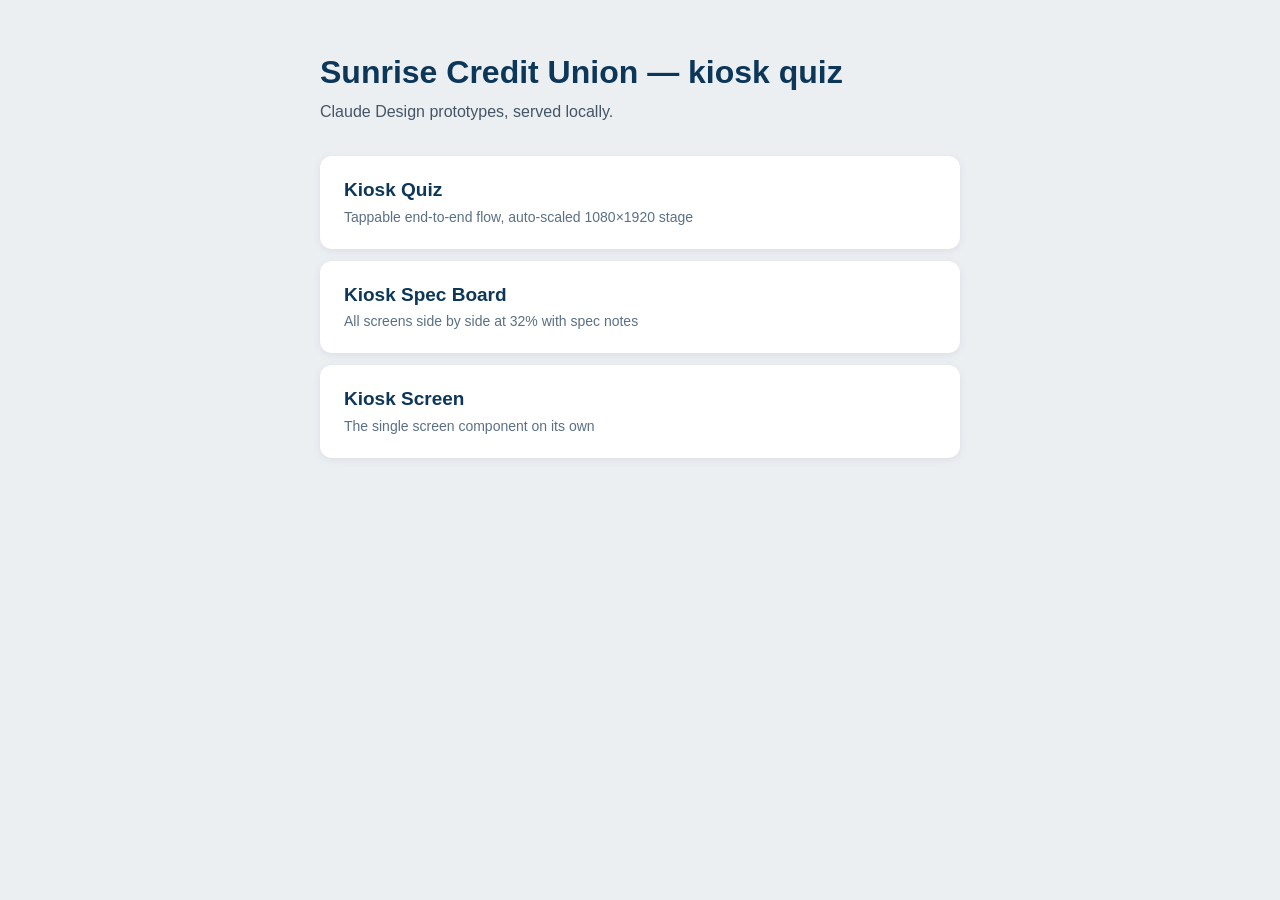
<file: project/index.html>
<!DOCTYPE html>
<html lang="en">
<head>
<meta charset="utf-8">
<meta name="viewport" content="width=device-width, initial-scale=1">
<title>Sunrise Kiosk Quiz — prototypes</title>
<style>
  body { margin:0; padding:48px 32px; font:16px/1.5 -apple-system,BlinkMacSystemFont,"Segoe UI",sans-serif; background:#ECEFF2; color:#0D3759; }
  main { max-width:640px; margin:0 auto; }
  h1 { font-size:32px; margin:0 0 4px; }
  p.sub { margin:0 0 32px; color:#456; }
  a.card { display:block; padding:20px 24px; margin-bottom:12px; background:#fff; border-radius:12px; text-decoration:none; color:inherit; box-shadow:0 2px 8px rgba(13,55,89,.08); }
  a.card:hover { box-shadow:0 6px 18px rgba(13,55,89,.16); }
  a.card strong { display:block; font-size:19px; }
  a.card span { color:#5a7085; font-size:14px; }
</style>
</head>
<body>
<main>
  <h1>Sunrise Credit Union — kiosk quiz</h1>
  <p class="sub">Claude Design prototypes, served locally.</p>
  <a class="card" href="Kiosk%20Quiz.dc.html"><strong>Kiosk Quiz</strong><span>Tappable end-to-end flow, auto-scaled 1080×1920 stage</span></a>
  <a class="card" href="Kiosk%20Spec%20Board.dc.html"><strong>Kiosk Spec Board</strong><span>All screens side by side at 32% with spec notes</span></a>
  <a class="card" href="Kiosk%20Screen.dc.html"><strong>Kiosk Screen</strong><span>The single screen component on its own</span></a>
</main>
</body>
</html>
</file>
